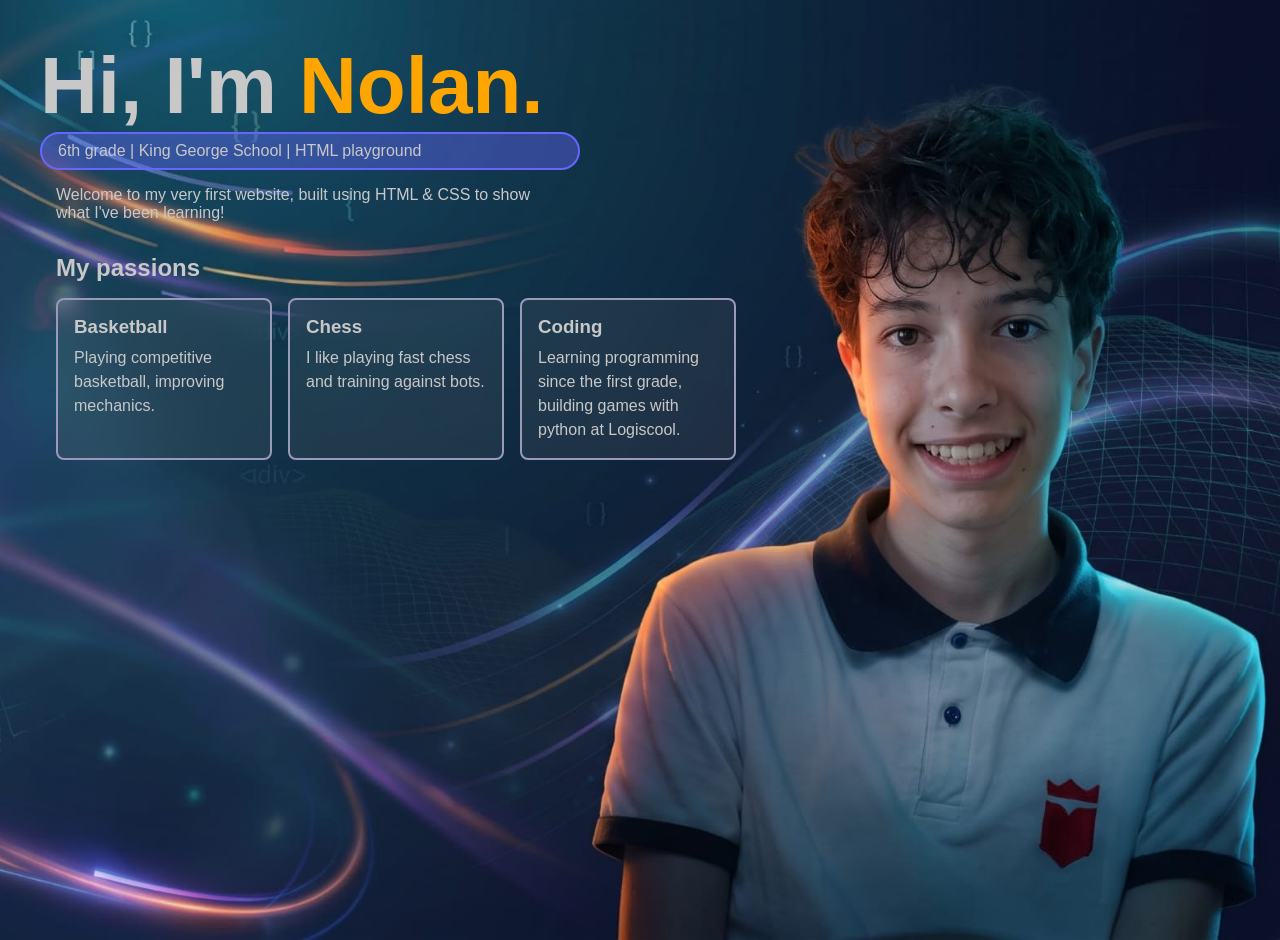
<file: index.html>
<!DOCTYPE html>
<html lang="en">
<head>
    <link rel="stylesheet" href="styles.css">
    <meta charset="UTF-8">
    <meta name="viewport" content="width=device-width, initial-scale=1.0">
    <title>Nolan's playground</title>
</head>
<body>
    <div id="header">
        <h1>Hi, I'm <b>Nolan.</b></h1>
        <div class="highlight">6th grade | King George School | HTML playground</div>
        <p>Welcome to my very first website, built using HTML & CSS to show what I've been learning!</p>
    </div>

    <div id="passions">
        <h2>My passions</h2>
        <div class="row">
            <div class="item">
                <h3>Basketball</h3>
                <p>Playing competitive basketball, improving mechanics.</p>
            </div>
            <div class="item">
                <h3>Chess</h3>
                <p>I like playing fast chess and training against bots.</p>
            </div>
            <div class="item">
                <h3>Coding</h3>
                <p>Learning programming since the first grade, building games with python at Logiscool.</p>
            </div>
        </div>
    </div>

</body>
</html>
</file>
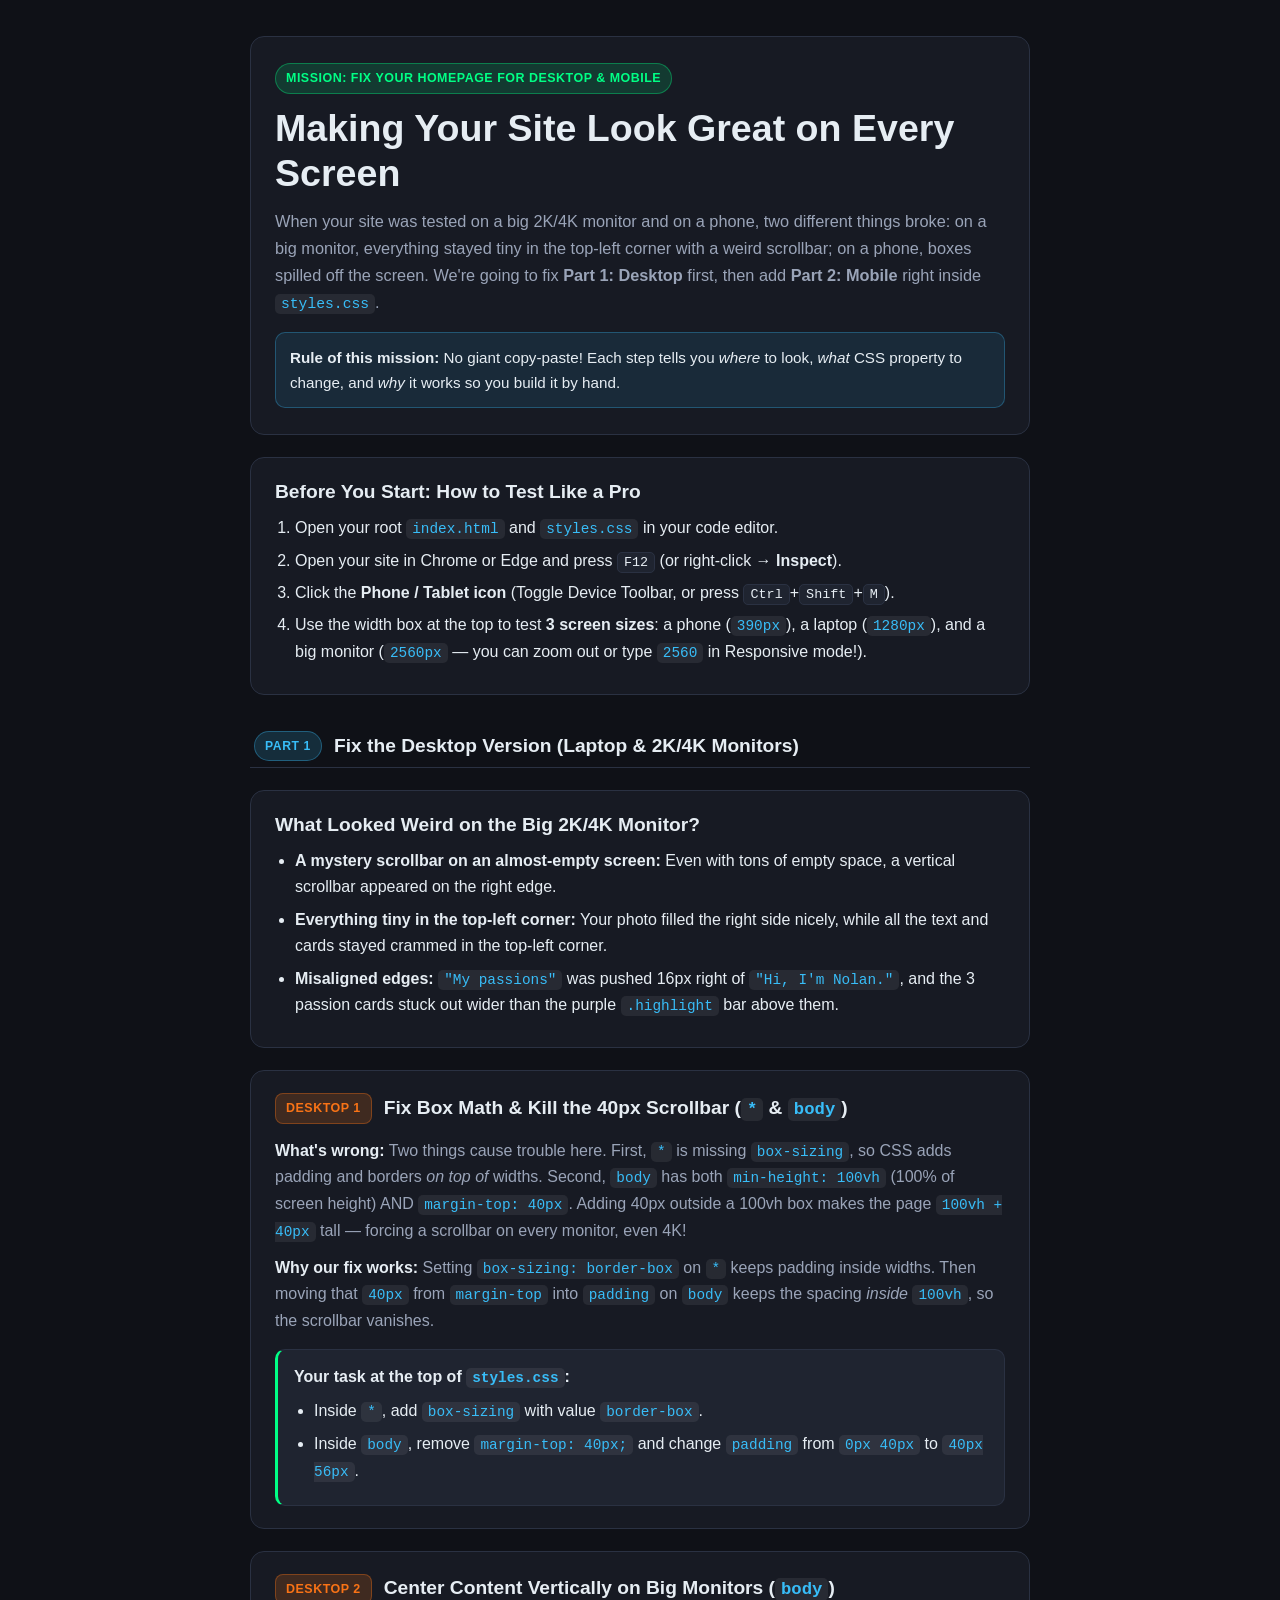
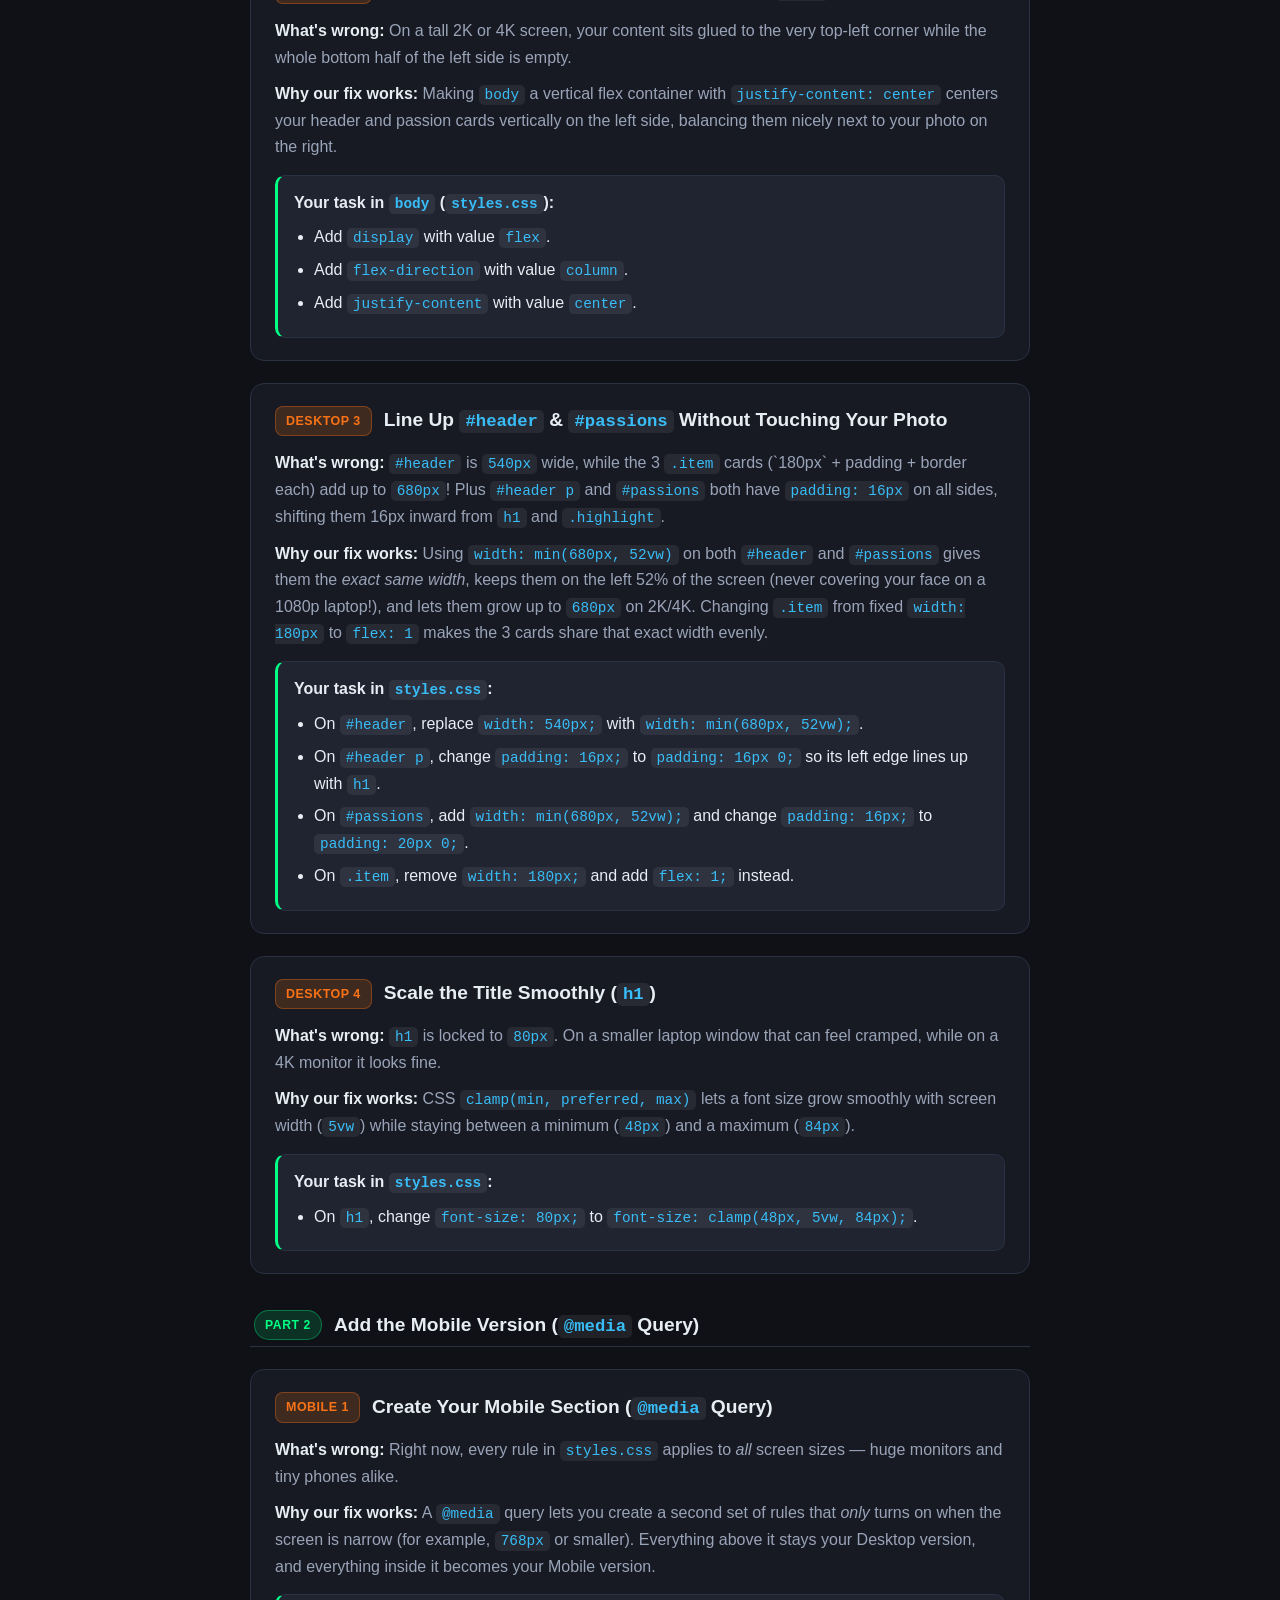
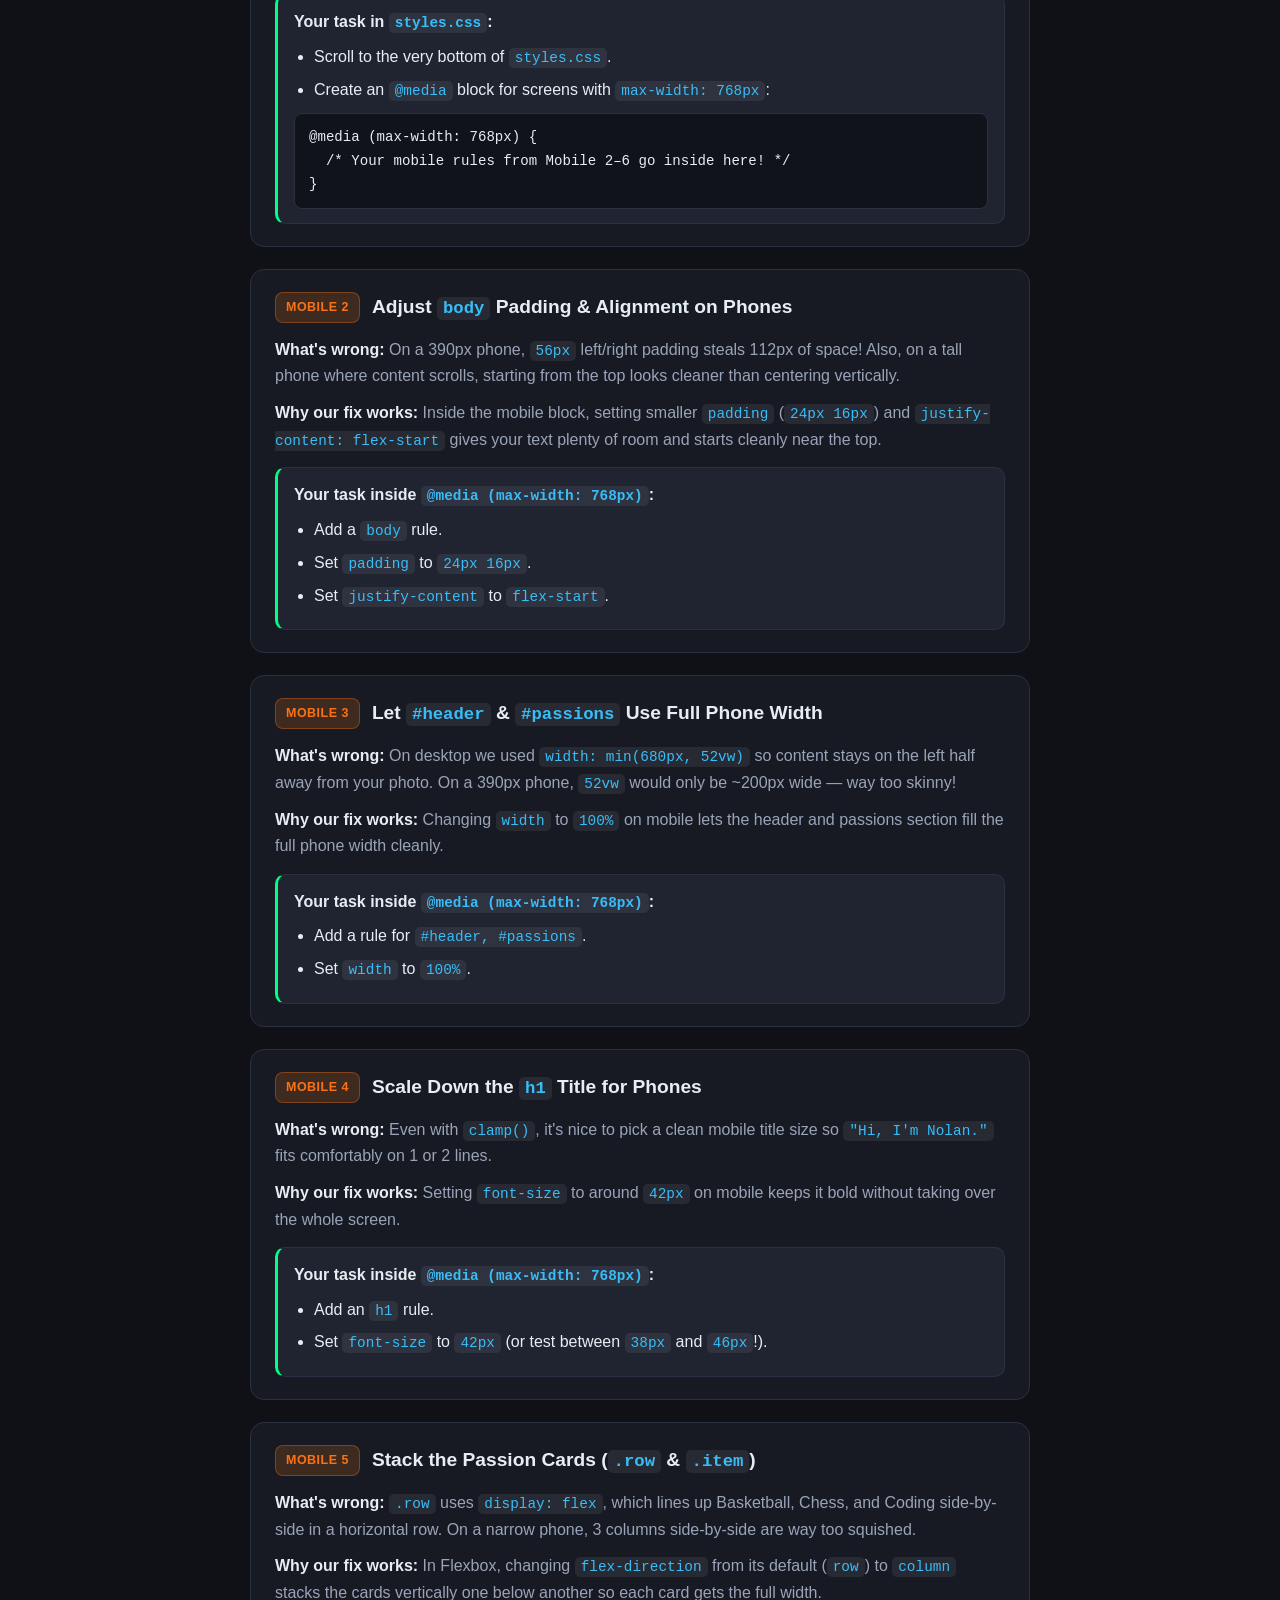
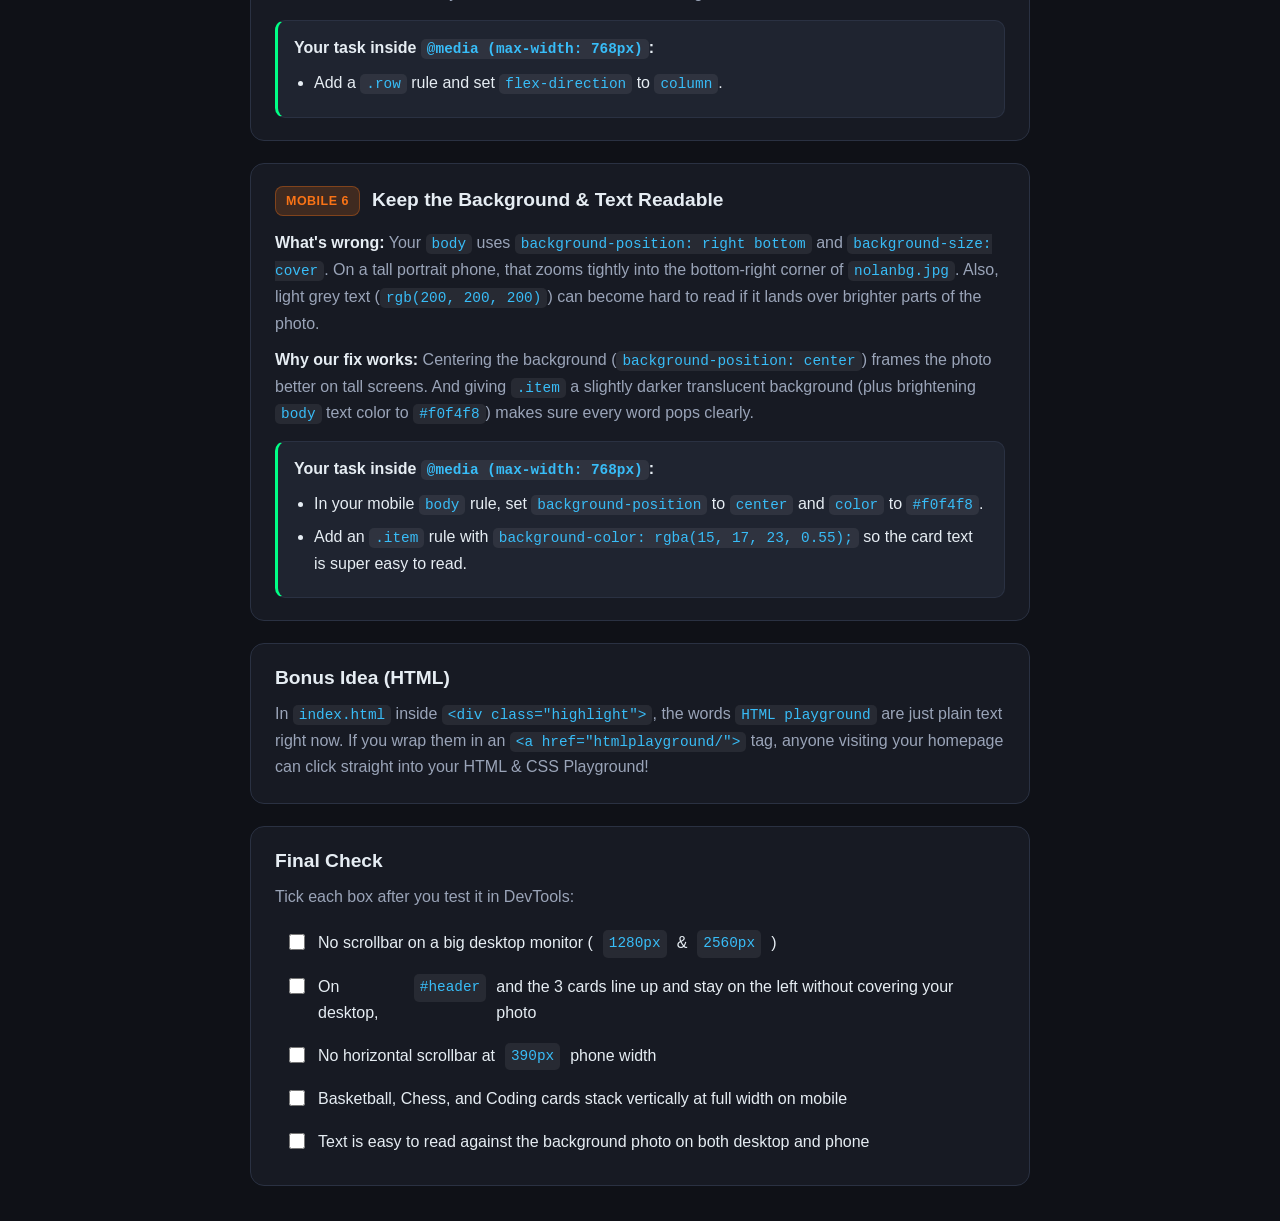
<file: tutorial/htmlfix/index.html>
<!DOCTYPE html>
<html lang="en">
<head>
  <meta charset="UTF-8" />
  <meta name="viewport" content="width=device-width, initial-scale=1.0" />
  <title>Desktop &amp; Mobile Fix Mission | Nolan's Playground</title>
  <link rel="stylesheet" href="styles.css" />
</head>
<body>
  <main class="container">
    <header class="hero">
      <div class="badge">Mission: Fix Your Homepage for Desktop &amp; Mobile</div>
      <h1>Making Your Site Look Great on Every Screen</h1>
      <p class="lead">
        When your site was tested on a big 2K/4K monitor and on a phone, two different things broke:
        on a big monitor, everything stayed tiny in the top-left corner with a weird scrollbar; on a phone,
        boxes spilled off the screen. We're going to fix <strong>Part 1: Desktop</strong> first, then add
        <strong>Part 2: Mobile</strong> right inside <code>styles.css</code>.
      </p>
      <div class="callout">
        <strong>Rule of this mission:</strong> No giant copy-paste! Each step tells you <em>where</em> to look,
        <em>what</em> CSS property to change, and <em>why</em> it works so you build it by hand.
      </div>
    </header>

    <section class="card setup-card">
      <h2>Before You Start: How to Test Like a Pro</h2>
      <ol class="steps-list">
        <li>Open your root <code>index.html</code> and <code>styles.css</code> in your code editor.</li>
        <li>Open your site in Chrome or Edge and press <kbd>F12</kbd> (or right-click &rarr; <strong>Inspect</strong>).</li>
        <li>Click the <strong>Phone / Tablet icon</strong> (Toggle Device Toolbar, or press <kbd>Ctrl</kbd>+<kbd>Shift</kbd>+<kbd>M</kbd>).</li>
        <li>Use the width box at the top to test <strong>3 screen sizes</strong>: a phone (<code>390px</code>), a laptop (<code>1280px</code>), and a big monitor (<code>2560px</code> — you can zoom out or type <code>2560</code> in Responsive mode!).</li>
      </ol>
    </section>

    <div class="part-divider">
      <span class="part-tag part-desktop">Part 1</span>
      <h2>Fix the Desktop Version (Laptop &amp; 2K/4K Monitors)</h2>
    </div>

    <section class="card review-card">
      <h2>What Looked Weird on the Big 2K/4K Monitor?</h2>
      <ul class="steps-list">
        <li><strong>A mystery scrollbar on an almost-empty screen:</strong> Even with tons of empty space, a vertical scrollbar appeared on the right edge.</li>
        <li><strong>Everything tiny in the top-left corner:</strong> Your photo filled the right side nicely, while all the text and cards stayed crammed in the top-left corner.</li>
        <li><strong>Misaligned edges:</strong> <code>"My passions"</code> was pushed 16px right of <code>"Hi, I'm Nolan."</code>, and the 3 passion cards stuck out wider than the purple <code>.highlight</code> bar above them.</li>
      </ul>
    </section>

    <section class="step">
      <div class="step-header">
        <span class="step-num">Desktop 1</span>
        <h2>Fix Box Math &amp; Kill the 40px Scrollbar (<code>*</code> &amp; <code>body</code>)</h2>
      </div>
      <div class="why-box">
        <p><strong>What's wrong:</strong> Two things cause trouble here. First, <code>*</code> is missing <code>box-sizing</code>, so CSS adds padding and borders <em>on top of</em> widths. Second, <code>body</code> has both <code>min-height: 100vh</code> (100% of screen height) AND <code>margin-top: 40px</code>. Adding 40px outside a 100vh box makes the page <code>100vh + 40px</code> tall — forcing a scrollbar on every monitor, even 4K!</p>
        <p><strong>Why our fix works:</strong> Setting <code>box-sizing: border-box</code> on <code>*</code> keeps padding inside widths. Then moving that <code>40px</code> from <code>margin-top</code> into <code>padding</code> on <code>body</code> keeps the spacing <em>inside</em> <code>100vh</code>, so the scrollbar vanishes.</p>
      </div>
      <div class="todo-box">
        <strong>Your task at the top of <code>styles.css</code>:</strong>
        <ul>
          <li>Inside <code>*</code>, add <code>box-sizing</code> with value <code>border-box</code>.</li>
          <li>Inside <code>body</code>, remove <code>margin-top: 40px;</code> and change <code>padding</code> from <code>0px 40px</code> to <code>40px 56px</code>.</li>
        </ul>
      </div>
    </section>

    <section class="step">
      <div class="step-header">
        <span class="step-num">Desktop 2</span>
        <h2>Center Content Vertically on Big Monitors (<code>body</code>)</h2>
      </div>
      <div class="why-box">
        <p><strong>What's wrong:</strong> On a tall 2K or 4K screen, your content sits glued to the very top-left corner while the whole bottom half of the left side is empty.</p>
        <p><strong>Why our fix works:</strong> Making <code>body</code> a vertical flex container with <code>justify-content: center</code> centers your header and passion cards vertically on the left side, balancing them nicely next to your photo on the right.</p>
      </div>
      <div class="todo-box">
        <strong>Your task in <code>body</code> (<code>styles.css</code>):</strong>
        <ul>
          <li>Add <code>display</code> with value <code>flex</code>.</li>
          <li>Add <code>flex-direction</code> with value <code>column</code>.</li>
          <li>Add <code>justify-content</code> with value <code>center</code>.</li>
        </ul>
      </div>
    </section>

    <section class="step">
      <div class="step-header">
        <span class="step-num">Desktop 3</span>
        <h2>Line Up <code>#header</code> &amp; <code>#passions</code> Without Touching Your Photo</h2>
      </div>
      <div class="why-box">
        <p><strong>What's wrong:</strong> <code>#header</code> is <code>540px</code> wide, while the 3 <code>.item</code> cards (`180px` + padding + border each) add up to <code>680px</code>! Plus <code>#header p</code> and <code>#passions</code> both have <code>padding: 16px</code> on all sides, shifting them 16px inward from <code>h1</code> and <code>.highlight</code>.</p>
        <p><strong>Why our fix works:</strong> Using <code>width: min(680px, 52vw)</code> on both <code>#header</code> and <code>#passions</code> gives them the <em>exact same width</em>, keeps them on the left 52% of the screen (never covering your face on a 1080p laptop!), and lets them grow up to <code>680px</code> on 2K/4K. Changing <code>.item</code> from fixed <code>width: 180px</code> to <code>flex: 1</code> makes the 3 cards share that exact width evenly.</p>
      </div>
      <div class="todo-box">
        <strong>Your task in <code>styles.css</code>:</strong>
        <ul>
          <li>On <code>#header</code>, replace <code>width: 540px;</code> with <code>width: min(680px, 52vw);</code>.</li>
          <li>On <code>#header p</code>, change <code>padding: 16px;</code> to <code>padding: 16px 0;</code> so its left edge lines up with <code>h1</code>.</li>
          <li>On <code>#passions</code>, add <code>width: min(680px, 52vw);</code> and change <code>padding: 16px;</code> to <code>padding: 20px 0;</code>.</li>
          <li>On <code>.item</code>, remove <code>width: 180px;</code> and add <code>flex: 1;</code> instead.</li>
        </ul>
      </div>
    </section>

    <section class="step">
      <div class="step-header">
        <span class="step-num">Desktop 4</span>
        <h2>Scale the Title Smoothly (<code>h1</code>)</h2>
      </div>
      <div class="why-box">
        <p><strong>What's wrong:</strong> <code>h1</code> is locked to <code>80px</code>. On a smaller laptop window that can feel cramped, while on a 4K monitor it looks fine.</p>
        <p><strong>Why our fix works:</strong> CSS <code>clamp(min, preferred, max)</code> lets a font size grow smoothly with screen width (<code>5vw</code>) while staying between a minimum (<code>48px</code>) and a maximum (<code>84px</code>).</p>
      </div>
      <div class="todo-box">
        <strong>Your task in <code>styles.css</code>:</strong>
        <ul>
          <li>On <code>h1</code>, change <code>font-size: 80px;</code> to <code>font-size: clamp(48px, 5vw, 84px);</code>.</li>
        </ul>
      </div>
    </section>

    <div class="part-divider">
      <span class="part-tag part-mobile">Part 2</span>
      <h2>Add the Mobile Version (<code>@media</code> Query)</h2>
    </div>

    <section class="step">
      <div class="step-header">
        <span class="step-num">Mobile 1</span>
        <h2>Create Your Mobile Section (<code>@media</code> Query)</h2>
      </div>
      <div class="why-box">
        <p><strong>What's wrong:</strong> Right now, every rule in <code>styles.css</code> applies to <em>all</em> screen sizes — huge monitors and tiny phones alike.</p>
        <p><strong>Why our fix works:</strong> A <code>@media</code> query lets you create a second set of rules that <em>only</em> turns on when the screen is narrow (for example, <code>768px</code> or smaller). Everything above it stays your Desktop version, and everything inside it becomes your Mobile version.</p>
      </div>
      <div class="todo-box">
        <strong>Your task in <code>styles.css</code>:</strong>
        <ul>
          <li>Scroll to the very bottom of <code>styles.css</code>.</li>
          <li>Create an <code>@media</code> block for screens with <code>max-width: 768px</code>:</li>
        </ul>
        <pre class="mini-snippet"><code>@media (max-width: 768px) {
  /* Your mobile rules from Mobile 2–6 go inside here! */
}</code></pre>
      </div>
    </section>

    <section class="step">
      <div class="step-header">
        <span class="step-num">Mobile 2</span>
        <h2>Adjust <code>body</code> Padding &amp; Alignment on Phones</h2>
      </div>
      <div class="why-box">
        <p><strong>What's wrong:</strong> On a 390px phone, <code>56px</code> left/right padding steals 112px of space! Also, on a tall phone where content scrolls, starting from the top looks cleaner than centering vertically.</p>
        <p><strong>Why our fix works:</strong> Inside the mobile block, setting smaller <code>padding</code> (<code>24px 16px</code>) and <code>justify-content: flex-start</code> gives your text plenty of room and starts cleanly near the top.</p>
      </div>
      <div class="todo-box">
        <strong>Your task inside <code>@media (max-width: 768px)</code>:</strong>
        <ul>
          <li>Add a <code>body</code> rule.</li>
          <li>Set <code>padding</code> to <code>24px 16px</code>.</li>
          <li>Set <code>justify-content</code> to <code>flex-start</code>.</li>
        </ul>
      </div>
    </section>

    <section class="step">
      <div class="step-header">
        <span class="step-num">Mobile 3</span>
        <h2>Let <code>#header</code> &amp; <code>#passions</code> Use Full Phone Width</h2>
      </div>
      <div class="why-box">
        <p><strong>What's wrong:</strong> On desktop we used <code>width: min(680px, 52vw)</code> so content stays on the left half away from your photo. On a 390px phone, <code>52vw</code> would only be ~200px wide — way too skinny!</p>
        <p><strong>Why our fix works:</strong> Changing <code>width</code> to <code>100%</code> on mobile lets the header and passions section fill the full phone width cleanly.</p>
      </div>
      <div class="todo-box">
        <strong>Your task inside <code>@media (max-width: 768px)</code>:</strong>
        <ul>
          <li>Add a rule for <code>#header, #passions</code>.</li>
          <li>Set <code>width</code> to <code>100%</code>.</li>
        </ul>
      </div>
    </section>

    <section class="step">
      <div class="step-header">
        <span class="step-num">Mobile 4</span>
        <h2>Scale Down the <code>h1</code> Title for Phones</h2>
      </div>
      <div class="why-box">
        <p><strong>What's wrong:</strong> Even with <code>clamp()</code>, it's nice to pick a clean mobile title size so <code>"Hi, I'm Nolan."</code> fits comfortably on 1 or 2 lines.</p>
        <p><strong>Why our fix works:</strong> Setting <code>font-size</code> to around <code>42px</code> on mobile keeps it bold without taking over the whole screen.</p>
      </div>
      <div class="todo-box">
        <strong>Your task inside <code>@media (max-width: 768px)</code>:</strong>
        <ul>
          <li>Add an <code>h1</code> rule.</li>
          <li>Set <code>font-size</code> to <code>42px</code> (or test between <code>38px</code> and <code>46px</code>!).</li>
        </ul>
      </div>
    </section>

    <section class="step">
      <div class="step-header">
        <span class="step-num">Mobile 5</span>
        <h2>Stack the Passion Cards (<code>.row</code> &amp; <code>.item</code>)</h2>
      </div>
      <div class="why-box">
        <p><strong>What's wrong:</strong> <code>.row</code> uses <code>display: flex</code>, which lines up Basketball, Chess, and Coding side-by-side in a horizontal row. On a narrow phone, 3 columns side-by-side are way too squished.</p>
        <p><strong>Why our fix works:</strong> In Flexbox, changing <code>flex-direction</code> from its default (<code>row</code>) to <code>column</code> stacks the cards vertically one below another so each card gets the full width.</p>
      </div>
      <div class="todo-box">
        <strong>Your task inside <code>@media (max-width: 768px)</code>:</strong>
        <ul>
          <li>Add a <code>.row</code> rule and set <code>flex-direction</code> to <code>column</code>.</li>
        </ul>
      </div>
    </section>

    <section class="step">
      <div class="step-header">
        <span class="step-num">Mobile 6</span>
        <h2>Keep the Background &amp; Text Readable</h2>
      </div>
      <div class="why-box">
        <p><strong>What's wrong:</strong> Your <code>body</code> uses <code>background-position: right bottom</code> and <code>background-size: cover</code>. On a tall portrait phone, that zooms tightly into the bottom-right corner of <code>nolanbg.jpg</code>. Also, light grey text (<code>rgb(200, 200, 200)</code>) can become hard to read if it lands over brighter parts of the photo.</p>
        <p><strong>Why our fix works:</strong> Centering the background (<code>background-position: center</code>) frames the photo better on tall screens. And giving <code>.item</code> a slightly darker translucent background (plus brightening <code>body</code> text color to <code>#f0f4f8</code>) makes sure every word pops clearly.</p>
      </div>
      <div class="todo-box">
        <strong>Your task inside <code>@media (max-width: 768px)</code>:</strong>
        <ul>
          <li>In your mobile <code>body</code> rule, set <code>background-position</code> to <code>center</code> and <code>color</code> to <code>#f0f4f8</code>.</li>
          <li>Add an <code>.item</code> rule with <code>background-color: rgba(15, 17, 23, 0.55);</code> so the card text is super easy to read.</li>
        </ul>
      </div>
    </section>

    <section class="card bonus-card">
      <h2>Bonus Idea (HTML)</h2>
      <p>
        In <code>index.html</code> inside <code>&lt;div class="highlight"&gt;</code>, the words <code>HTML playground</code> are just plain text right now.
        If you wrap them in an <code>&lt;a href="htmlplayground/"&gt;</code> tag, anyone visiting your homepage can click straight into your HTML &amp; CSS Playground!
      </p>
    </section>

    <section class="card checklist-card">
      <h2>Final Check</h2>
      <p class="checklist-note">Tick each box after you test it in DevTools:</p>
      <label class="check-item"><input type="checkbox" /> No scrollbar on a big desktop monitor (<code>1280px</code> &amp; <code>2560px</code>)</label>
      <label class="check-item"><input type="checkbox" /> On desktop, <code>#header</code> and the 3 cards line up and stay on the left without covering your photo</label>
      <label class="check-item"><input type="checkbox" /> No horizontal scrollbar at <code>390px</code> phone width</label>
      <label class="check-item"><input type="checkbox" /> Basketball, Chess, and Coding cards stack vertically at full width on mobile</label>
      <label class="check-item"><input type="checkbox" /> Text is easy to read against the background photo on both desktop and phone</label>
    </section>
  </main>
</body>
</html>
</file>
<file: styles.css>
* {
    border: 0;
    padding: 0;
    margin: 0;
}

body {
    font-family: Arial, Helvetica, sans-serif;
    background-image: url("pictures/nolanbg.jpg");
    background-position: right bottom;
    background-repeat: no-repeat;
    min-height: 100vh; /* forteaza sa fie cat ecranul tot body indiferent de cat continut ca sa se alinieze corect fundalul */
    background-size:cover;
    color: rgb(200, 200, 200);
    margin-top: 40px;
    padding: 0px 40px;

}

#header {
    width: 540px;
}
h1 {
    font-size: 80px;
}

b {
    color: orange;
}

.highlight {
    background-color: #6666ff66;
    padding: 8px 16px;

    border: 2px solid #6666ff;
    border-radius: 20px; 
}

#header p {
    padding: 16px;
}

#passions {
    padding: 16px;
}

.row {
    margin-top: 16px;
    display: flex;
    gap: 16px;
}

.item {
    width: 180px;
    border-radius: 8px;
    background-color: #88888822;
    border: 2px solid #9999BB;
    padding: 16px;
    backdrop-filter: blur(10px);
}

.item p {
    margin-top: 8px;
    line-height: 1.5em;
}

.item:hover
{
    background: #00000088;
}
</file>
<file: tutorial/htmlfix/styles.css>
:root {
  --bg: #0f1117;
  --surface: #171a23;
  --surface-2: #1f2430;
  --border: #2a3142;
  --text: #e6edf3;
  --text-muted: #9aa4b8;
  --accent: #00ff85;
  --accent-dim: rgba(0, 255, 133, 0.14);
  --orange: #f97316;
  --blue: #38bdf8;
}

* {
  box-sizing: border-box;
}

body {
  margin: 0;
  padding: 36px 18px 64px;
  background: var(--bg);
  color: var(--text);
  font-family: -apple-system, BlinkMacSystemFont, "Segoe UI", Roboto, Inter, sans-serif;
  line-height: 1.65;
}

.container {
  max-width: 780px;
  margin: 0 auto;
  display: flex;
  flex-direction: column;
  gap: 22px;
}

.hero {
  background: var(--surface);
  border: 1px solid var(--border);
  border-radius: 14px;
  padding: 26px 24px;
}

.badge {
  display: inline-block;
  font-size: 0.78rem;
  font-weight: 700;
  letter-spacing: 0.04em;
  text-transform: uppercase;
  padding: 4px 10px;
  border-radius: 999px;
  background: var(--accent-dim);
  color: var(--accent);
  border: 1px solid rgba(0, 255, 133, 0.35);
  margin-bottom: 12px;
}

h1 {
  margin: 0 0 12px;
  font-size: clamp(1.75rem, 4vw, 2.35rem);
  line-height: 1.2;
}

h2 {
  margin: 0;
  font-size: 1.2rem;
  line-height: 1.3;
}

.lead {
  margin: 0 0 16px;
  color: var(--text-muted);
  font-size: 1.02rem;
}

.callout {
  background: rgba(56, 189, 248, 0.1);
  border: 1px solid rgba(56, 189, 248, 0.3);
  border-radius: 10px;
  padding: 12px 14px;
  font-size: 0.95rem;
}

.card,
.step {
  background: var(--surface);
  border: 1px solid var(--border);
  border-radius: 14px;
  padding: 22px 24px;
}

.step-header {
  display: flex;
  align-items: center;
  gap: 12px;
  margin-bottom: 14px;
}

.step-num {
  flex-shrink: 0;
  font-size: 0.78rem;
  font-weight: 800;
  text-transform: uppercase;
  letter-spacing: 0.04em;
  padding: 4px 10px;
  border-radius: 8px;
  background: rgba(249, 115, 22, 0.18);
  color: var(--orange);
  border: 1px solid rgba(249, 115, 22, 0.35);
}

.why-box p {
  margin: 0 0 10px;
  color: var(--text-muted);
}

.why-box strong {
  color: var(--text);
}

.todo-box {
  margin-top: 14px;
  background: var(--surface-2);
  border: 1px solid var(--border);
  border-left: 3px solid var(--accent);
  border-radius: 10px;
  padding: 14px 16px;
}

.todo-box ul,
.steps-list {
  margin: 8px 0 0;
  padding-left: 20px;
}

.todo-box li,
.steps-list li {
  margin-bottom: 6px;
}

code {
  font-family: ui-monospace, SFMono-Regular, Menlo, Monaco, Consolas, monospace;
  font-size: 0.9em;
  background: rgba(255, 255, 255, 0.07);
  padding: 2px 6px;
  border-radius: 5px;
  color: var(--blue);
}

kbd {
  font-family: ui-monospace, SFMono-Regular, Menlo, Monaco, Consolas, monospace;
  font-size: 0.84em;
  background: var(--surface-2);
  border: 1px solid var(--border);
  border-radius: 5px;
  padding: 2px 6px;
  color: var(--text);
}

.mini-snippet {
  margin: 10px 0 0;
  padding: 12px 14px;
  background: #10131a;
  border: 1px solid var(--border);
  border-radius: 8px;
  overflow-x: auto;
}

.mini-snippet code {
  background: none;
  padding: 0;
  color: var(--text);
  font-size: 0.88rem;
}

.part-divider {
  display: flex;
  align-items: center;
  gap: 12px;
  margin-top: 8px;
  padding: 6px 4px;
  border-bottom: 1px solid var(--border);
}

.part-tag {
  font-size: 0.76rem;
  font-weight: 800;
  text-transform: uppercase;
  letter-spacing: 0.05em;
  padding: 4px 10px;
  border-radius: 999px;
}

.part-desktop {
  background: rgba(56, 189, 248, 0.16);
  color: var(--blue);
  border: 1px solid rgba(56, 189, 248, 0.35);
}

.part-mobile {
  background: var(--accent-dim);
  color: var(--accent);
  border: 1px solid rgba(0, 255, 133, 0.35);
}

.review-card h2,
.bonus-card h2,
.setup-card h2,
.checklist-card h2 {
  margin-bottom: 10px;
}

.bonus-card p {
  margin: 0;
  color: var(--text-muted);
}

.checklist-note {
  margin: 0 0 12px;
  color: var(--text-muted);
}

.check-item {
  display: flex;
  align-items: flex-start;
  gap: 10px;
  padding: 8px 10px;
  border-radius: 8px;
  cursor: pointer;
  transition: background 0.15s ease;
}

.check-item:hover {
  background: var(--surface-2);
}

.check-item input[type="checkbox"] {
  margin-top: 4px;
  width: 16px;
  height: 16px;
  accent-color: var(--accent);
  flex-shrink: 0;
}

@media (max-width: 600px) {
  body {
    padding: 18px 12px 48px;
  }

  .hero,
  .card,
  .step {
    padding: 18px 16px;
  }

  .step-header {
    flex-direction: column;
    align-items: flex-start;
    gap: 8px;
  }
}
</file>
